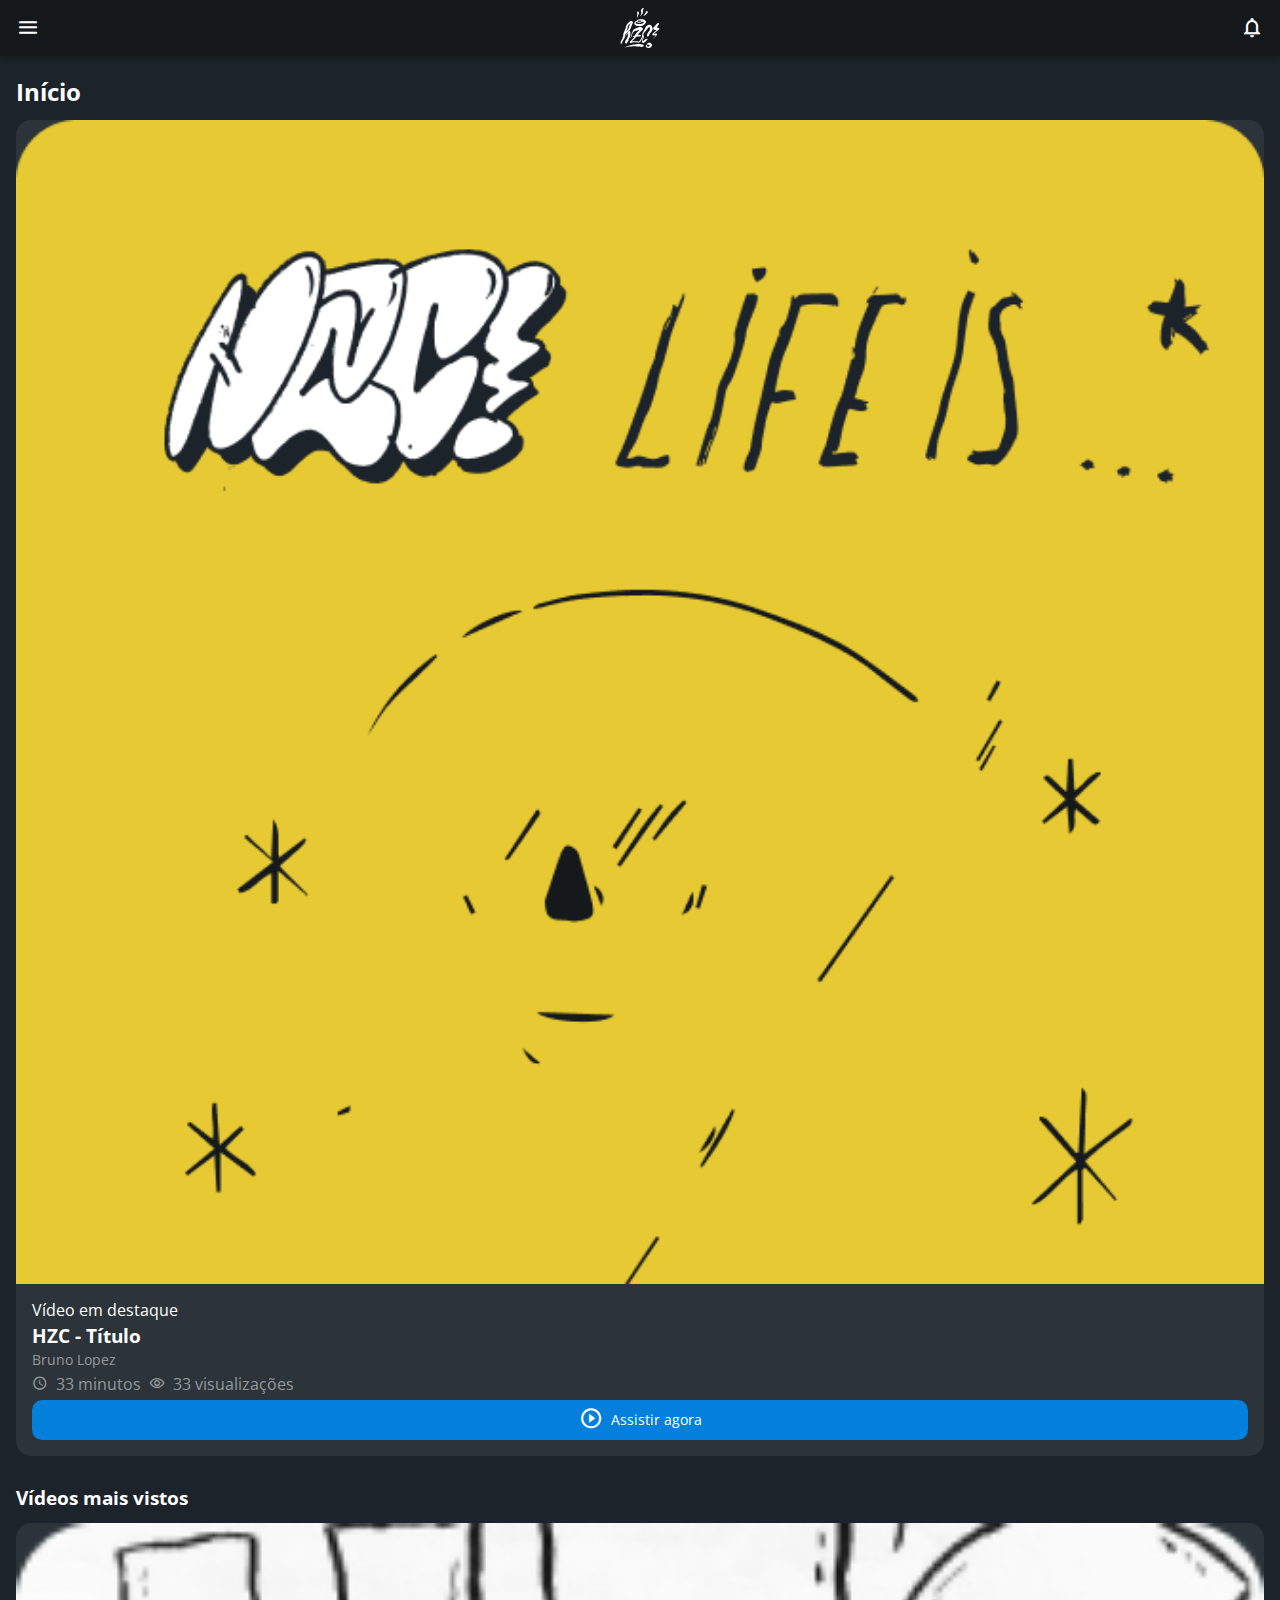
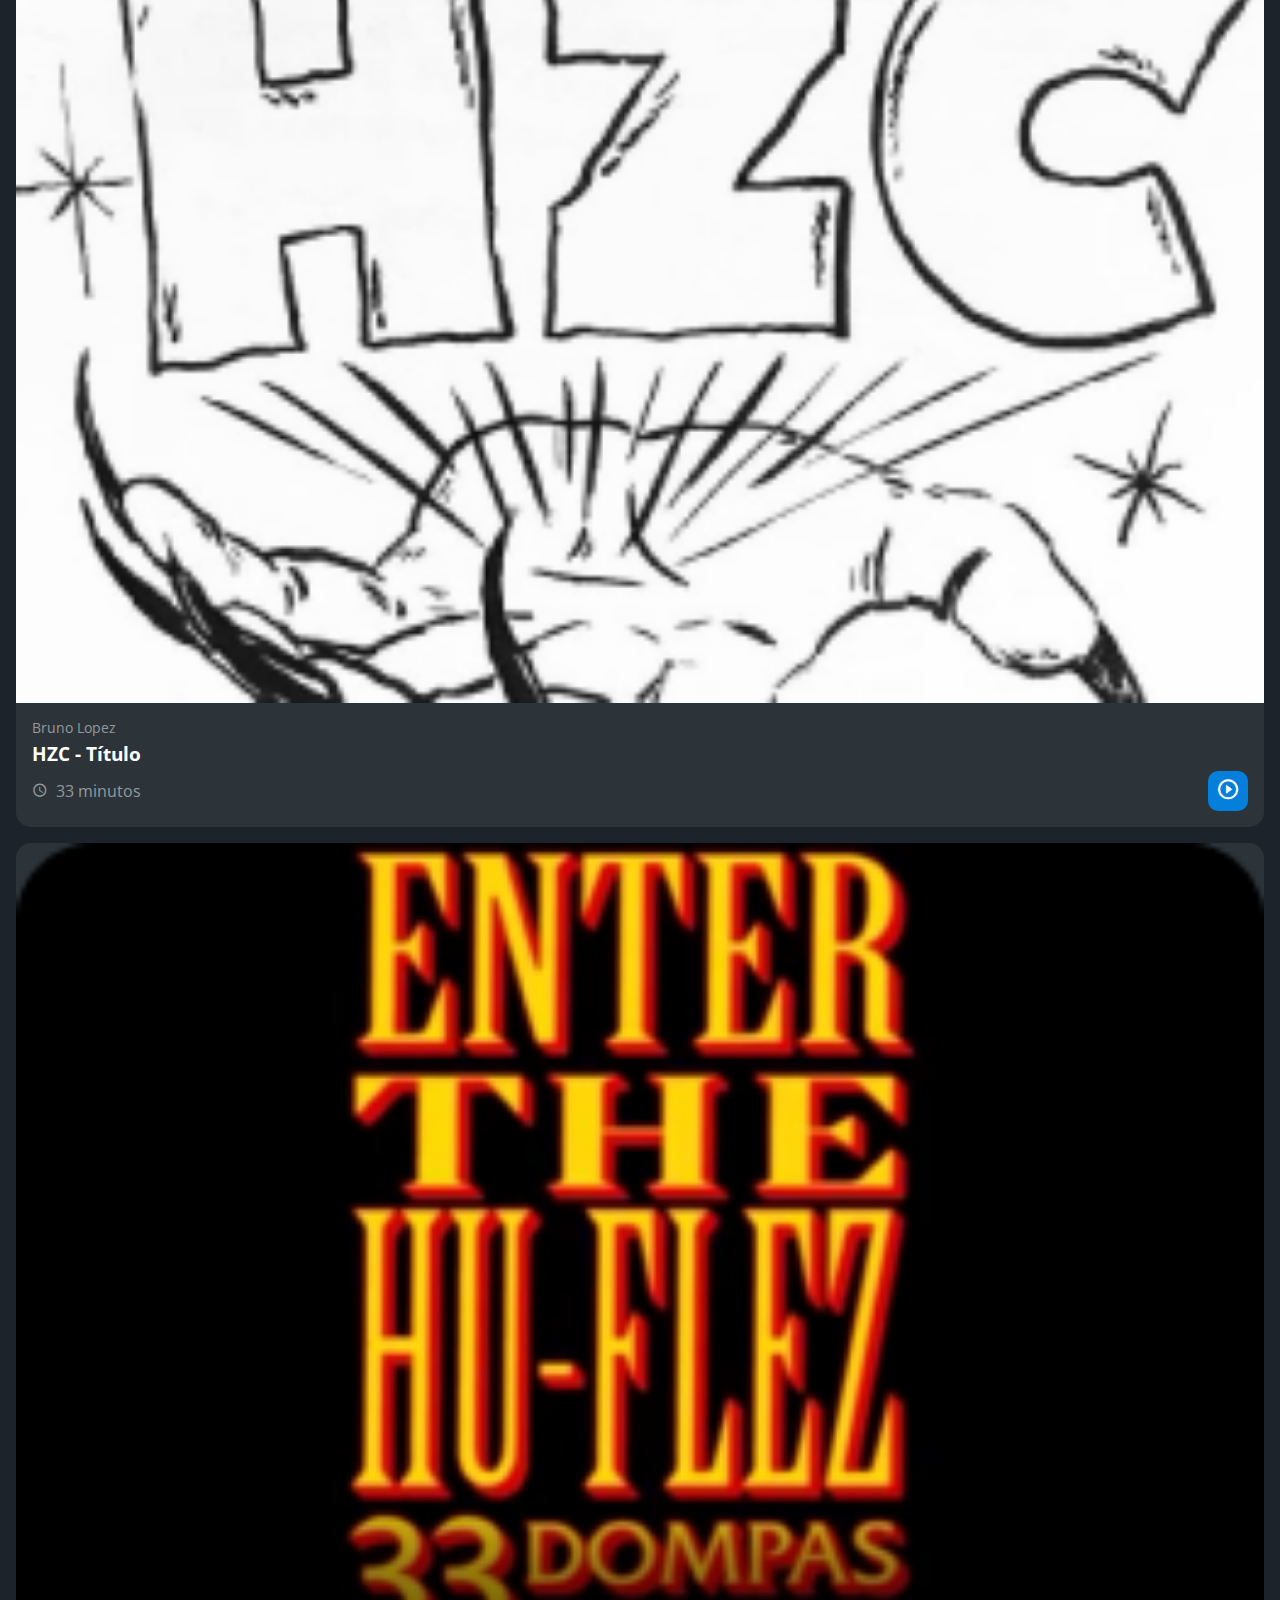
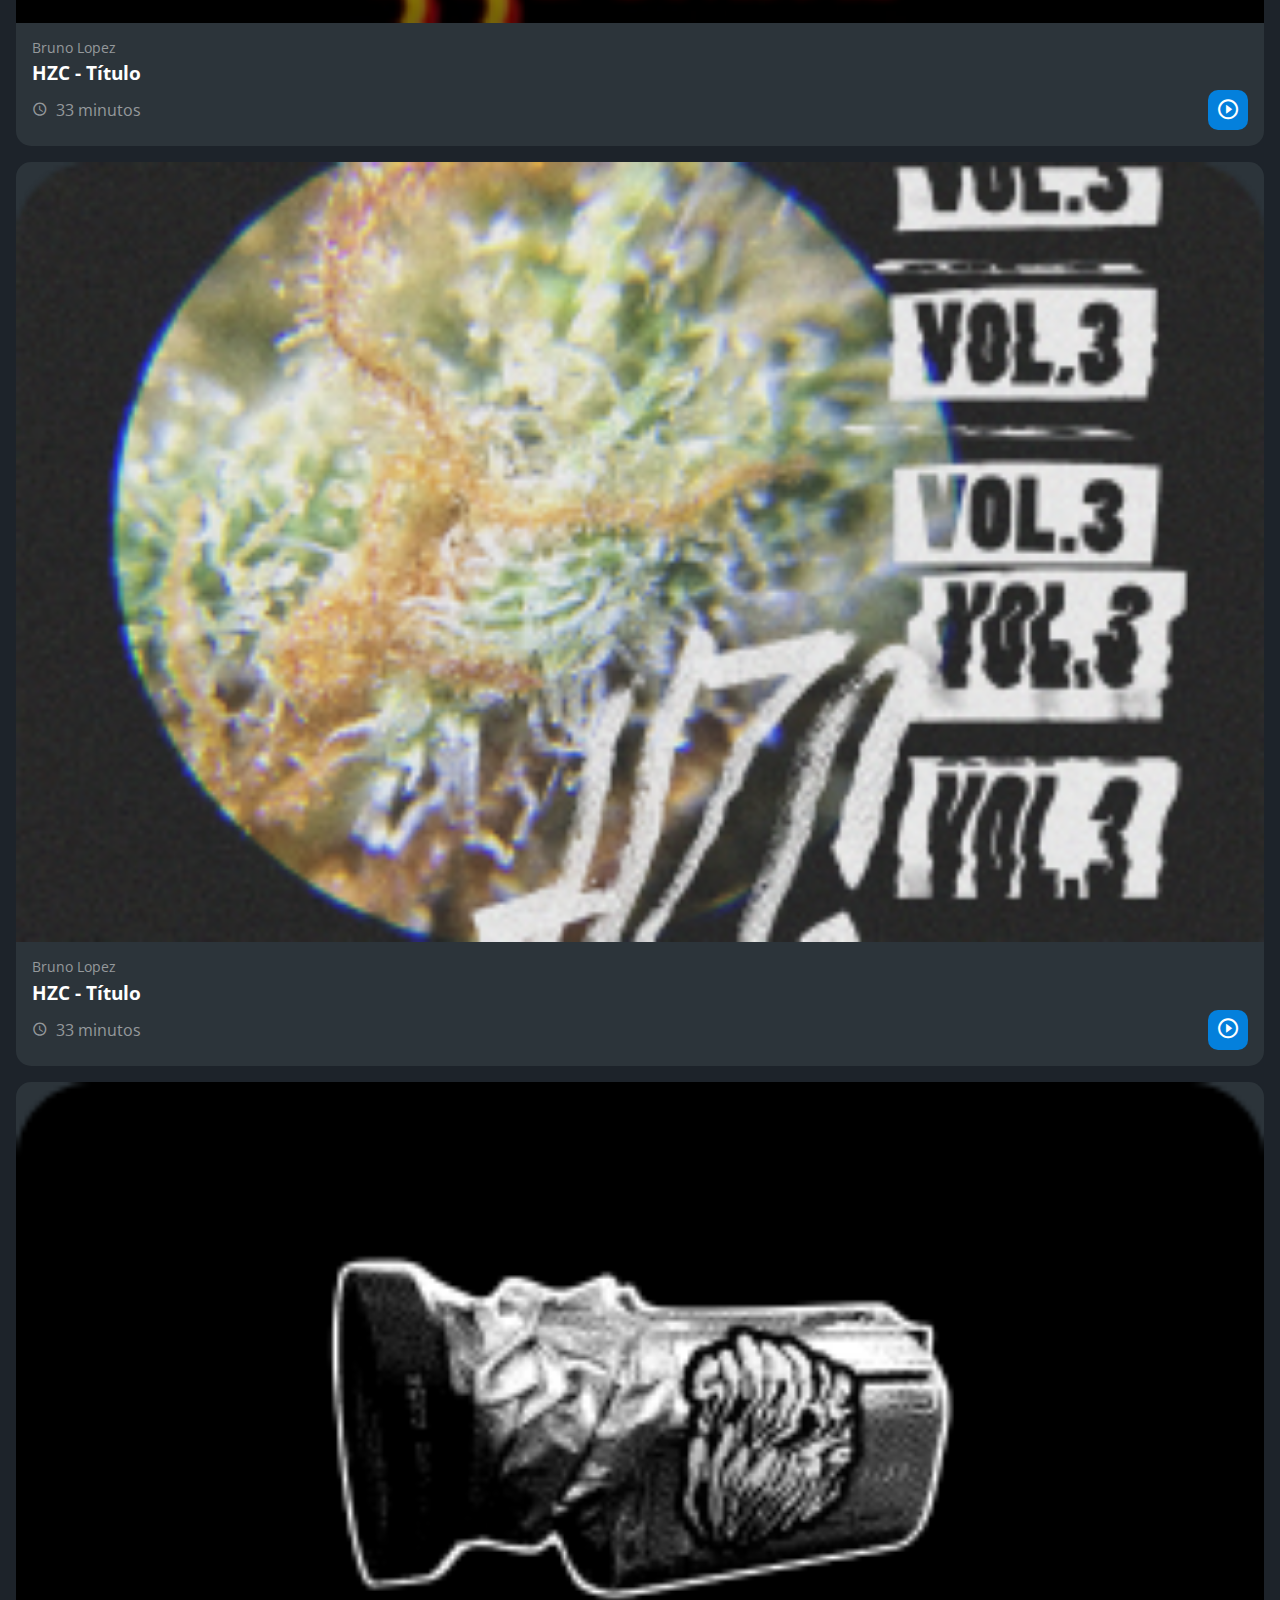
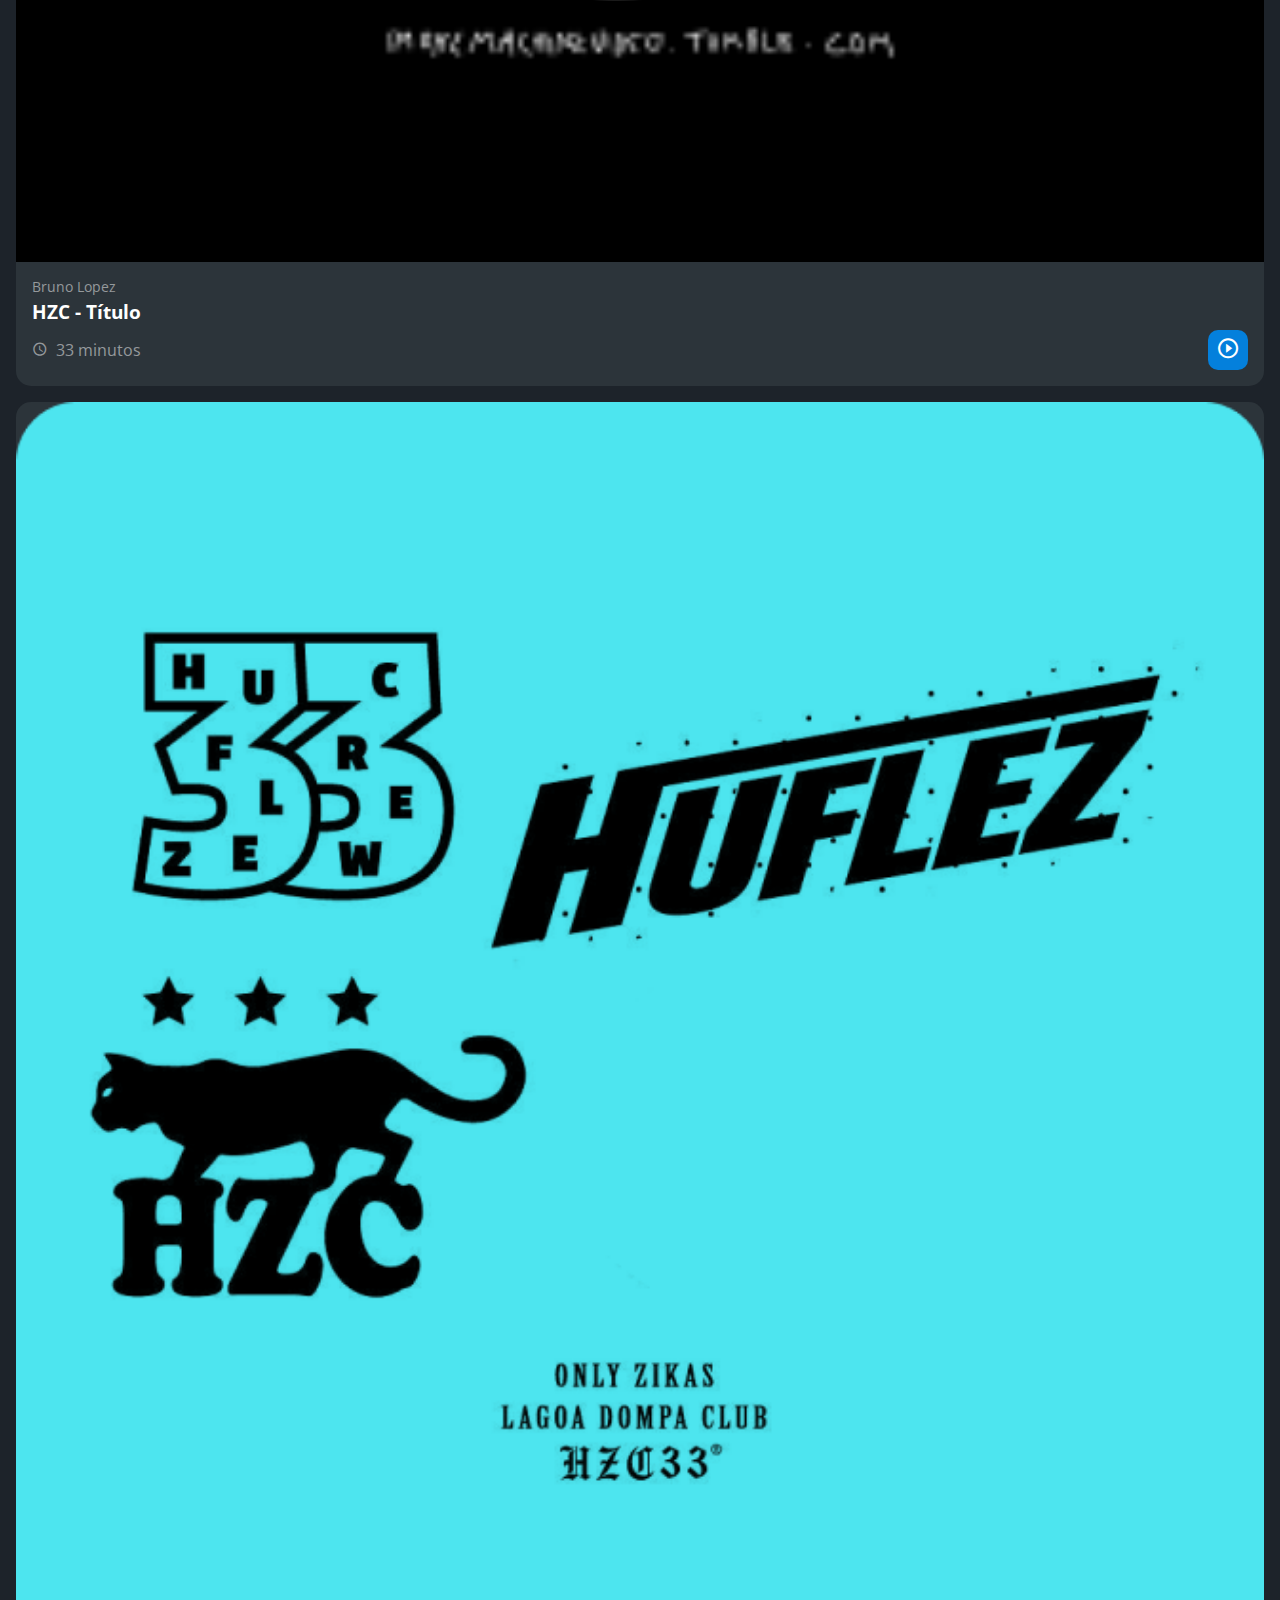
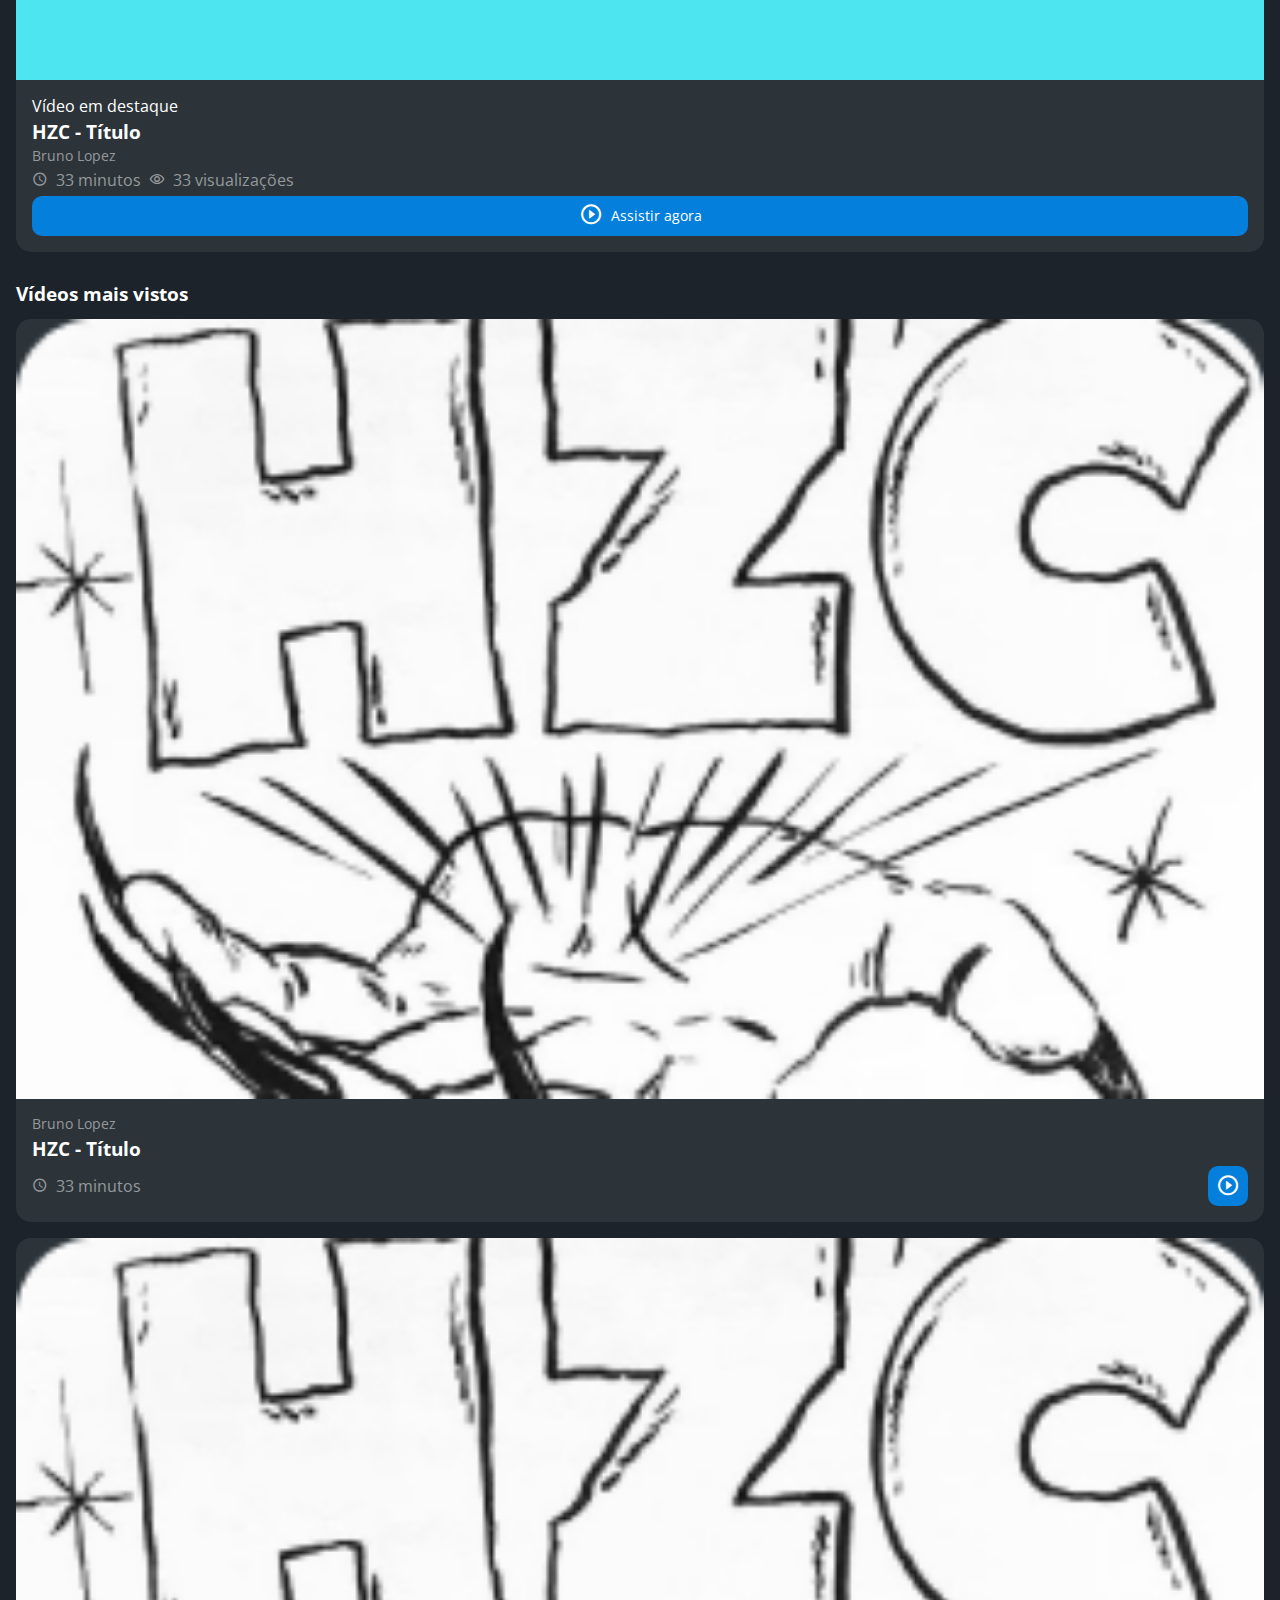
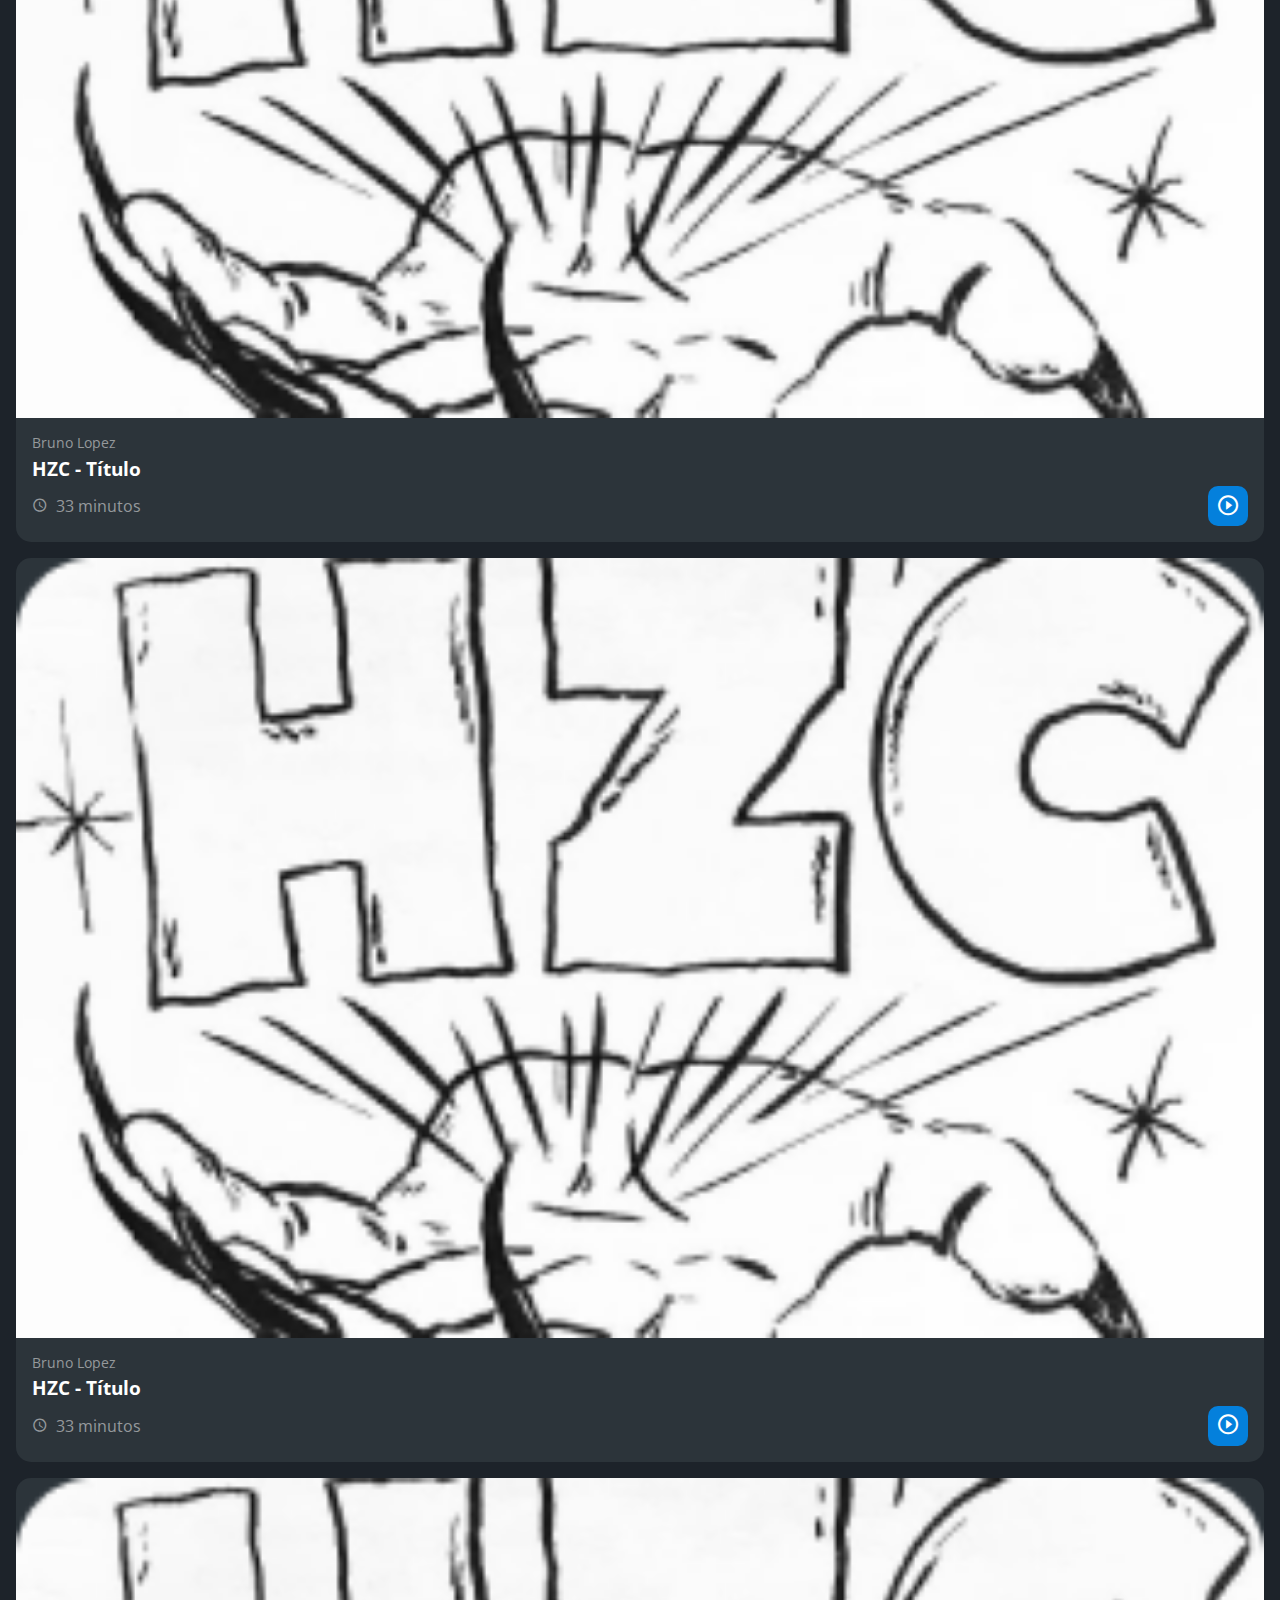
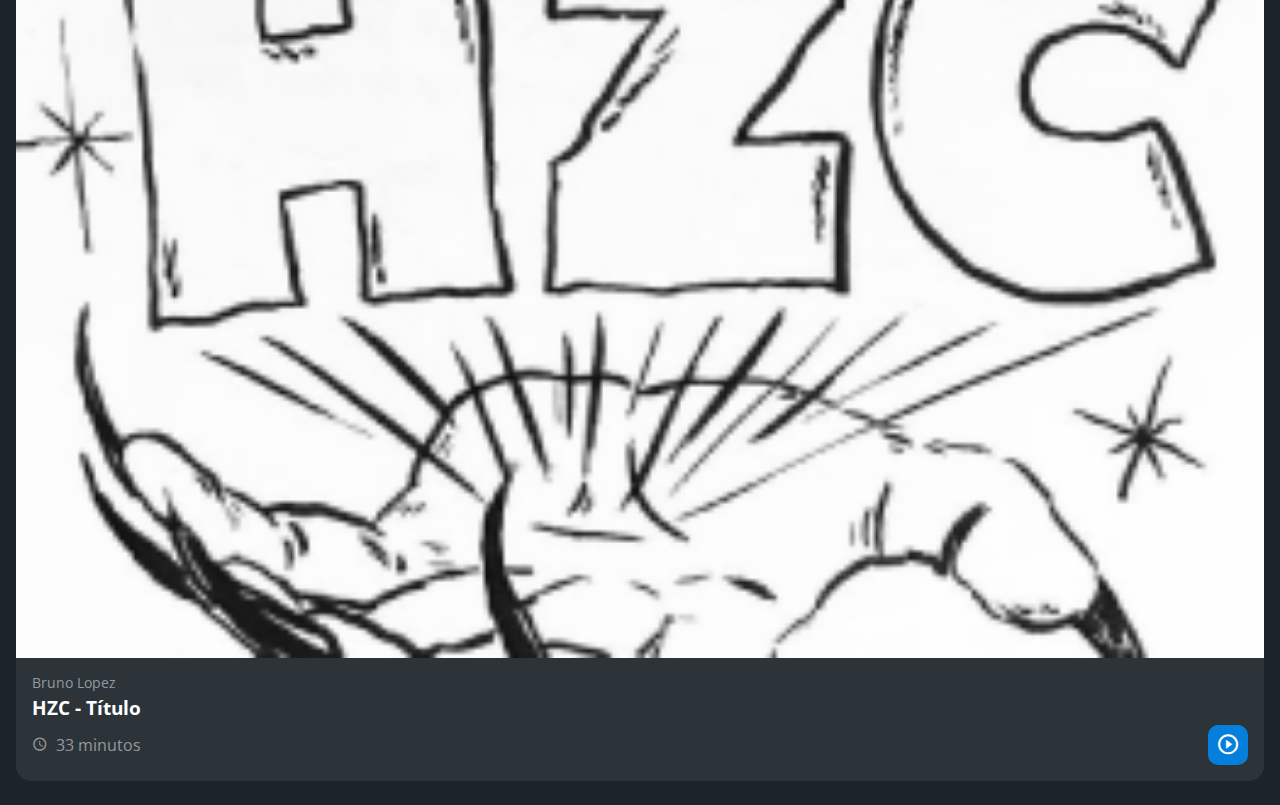
<file: index.html>
<!DOCTYPE html>
<html lang="pt-br">
<head>
    <meta charset="UTF-8">
    <meta http-equiv="X-UA-Compatible" content="IE=edge">
    <meta name="viewport" content="width=device-width, initial-scale=1.0">
    <title>HZC | Home</title>
    <link rel="preconnect" href="https://fonts.googleapis.com">
    <link rel="preconnect" href="https://fonts.gstatic.com" crossorigin>
    <link rel="stylesheet" href="https://fonts.googleapis.com/css2?family=Open+Sans:wght@400;600;700&display=swap">
    <link rel="stylesheet" href="assets/css/reset.css">
    <link rel="stylesheet" href="assets/css/estilos.css">
</head>
<body>
    <header class="cabecalho">
        <button class="cabecalho__menu" aria-label="Menu"><i></i></button>
        <img src="assets/img/logo.svg" alt="Logotipo da HZC" class="cabecalho__logo">
        <p class="cabecalho__perfil">Bruno Lopez</p>
        <button class="cabecalho__notificacao" aria-label="Notificação"><i></i></button>
    </header>
    <nav class="menu-lateral">
        <img src="assets/img/logo.svg" alt="Logotipo da HZC" class="menu-lateral__logo">
        <a href="#" class="menu-lateral__link menu-lateral__link--inicio menu-lateral__link--ativo">Início</a>
        <a href="#" class="menu-lateral__link menu-lateral__link--videos">Vídeos</a>
        <a href="#" class="menu-lateral__link menu-lateral__link--picos">Picos</a>
        <a href="#" class="menu-lateral__link menu-lateral__link--integrantes">Integrantes</a>
        <a href="#" class="menu-lateral__link menu-lateral__link--camisas">Camisas</a>
        <a href="#" class="menu-lateral__link menu-lateral__link--pinturas">Pinturas</a>
    </nav>
    <main class="principal">
        <h2 class="titulo-pagina">Início</h2>
        <article class="cartao cartao--destaque destaque-video">
            <img src="assets/img/banner-mobile_1.png" alt="Banner do cartao" class="cartao__imagem cartao__imagem--mobile">
            <img src="assets/img/banner_1.png" alt="Banner do cartao" class="cartao__imagem cartao__imagem--desktop">
            <div class="cartao__conteudo">
                <p class="cartao__destaque">Vídeo em destaque</p>
                <h3 class="cartao__titulo">HZC - Título</h3>
                <p class="cartao__perfil">Bruno Lopez</p>
                <p class="cartao__info cartao__info--tempo">33 minutos</p>
                <p class="cartao__info cartao__info--visualizacao">33 visualizações</p>
                <button class="cartao__botao cartao__botao--play cartao__botao--destaque">Assistir agora</button>
            </div>
        </article>
        <article class="cartao cartao--recentes videos-recentes">
            <h3 class="cartao__titulo">Vídeos recentes</h3>
            <a href="#" class="cartao__link">Ver todos</a>
            <ul class="cartao__lista">
                <li class="cartao__item">
                    <img src="assets/img/miniatura_1.png" alt="Thumbnail" class="cartao__item-thumbnail">
                    <h4 class="cartao__item-titulo">HZC - Love machine</h4>
                    <p class="cartao__item-perfil">Bruno Lopez</p>
                </li>
                <li class="cartao__item">
                    <img src="assets/img/miniatura_2.png" alt="Thumbnail" class="cartao__item-thumbnail">
                    <h4 class="cartao__item-titulo">HZC - Love machine</h4>
                    <p class="cartao__item-perfil">Bruno Lopez</p>
                </li>
                <li class="cartao__item">
                    <img src="assets/img/miniatura_3.png" alt="Thumbnail" class="cartao__item-thumbnail">
                    <h4 class="cartao__item-titulo">HZC - Love machine</h4>
                    <p class="cartao__item-perfil">Bruno Lopez</p>
                </li>
                <li class="cartao__item">
                    <img src="assets/img/miniatura_4.png" alt="Thumbnail" class="cartao__item-thumbnail">
                    <h4 class="cartao__item-titulo">HZC - Love machine</h4>
                    <p class="cartao__item-perfil">Bruno Lopez</p>
                </li>
                <li class="cartao__item">
                    <img src="assets/img/miniatura_5.png" alt="Thumbnail" class="cartao__item-thumbnail">
                    <h4 class="cartao__item-titulo">HZC - Love machine</h4>
                    <p class="cartao__item-perfil">Bruno Lopez</p>
                </li>
            </ul>
        </article>
        <section class="secao secao-videos">
            <h3 class="titulo-secao">Vídeos mais vistos</h3>
            <article class="cartao">
                <img src="assets/img/video_1.png" alt="Vídeo" class="cartao__imagem">
                <div class="cartao__conteudo">
                    <p class="cartao__perfil">Bruno Lopez</p>
                    <h3 class="cartao__titulo">HZC - Título</h3>
                    <p class="cartao__info cartao__info--tempo">33 minutos</p>
                    <button class="cartao__botao cartao__botao--play" aria-label="Assistir agora"></button>
                </div>
            </article>
            <article class="cartao">
                <img src="assets/img/video_2.png" alt="Vídeo" class="cartao__imagem">
                <div class="cartao__conteudo">
                    <p class="cartao__perfil">Bruno Lopez</p>
                    <h3 class="cartao__titulo">HZC - Título</h3>
                    <p class="cartao__info cartao__info--tempo">33 minutos</p>
                    <button class="cartao__botao cartao__botao--play" aria-label="Assistir agora"></button>
                </div>
            </article>
            <article class="cartao">
                <img src="assets/img/video_3.png" alt="Vídeo" class="cartao__imagem">
                <div class="cartao__conteudo">
                    <p class="cartao__perfil">Bruno Lopez</p>
                    <h3 class="cartao__titulo">HZC - Título</h3>
                    <p class="cartao__info cartao__info--tempo">33 minutos</p>
                    <button class="cartao__botao cartao__botao--play" aria-label="Assistir agora"></button>
                </div>
            </article>
            <article class="cartao">
                <img src="assets/img/video_4.png" alt="Vídeo" class="cartao__imagem">
                <div class="cartao__conteudo">
                    <p class="cartao__perfil">Bruno Lopez</p>
                    <h3 class="cartao__titulo">HZC - Título</h3>
                    <p class="cartao__info cartao__info--tempo">33 minutos</p>
                    <button class="cartao__botao cartao__botao--play" aria-label="Assistir agora"></button>
                </div>
            </article>
        </section>
        <article class="cartao cartao--recentes produtos-recentes">
            <h3 class="cartao__titulo">Vídeos recentes</h3>
            <a href="#" class="cartao__link">Ver todos</a>
            <ul class="cartao__lista">
                <li class="cartao__item">
                    <img src="assets/img/miniatura_1.png" alt="Thumbnail" class="cartao__item-thumbnail">
                    <h4 class="cartao__item-titulo">HZC - Love machine</h4>
                    <p class="cartao__item-perfil">Bruno Lopez</p>
                </li>
                <li class="cartao__item">
                    <img src="assets/img/miniatura_1.png" alt="Thumbnail" class="cartao__item-thumbnail">
                    <h4 class="cartao__item-titulo">HZC - Love machine</h4>
                    <p class="cartao__item-perfil">Bruno Lopez</p>
                </li>
                <li class="cartao__item">
                    <img src="assets/img/miniatura_1.png" alt="Thumbnail" class="cartao__item-thumbnail">
                    <h4 class="cartao__item-titulo">HZC - Love machine</h4>
                    <p class="cartao__item-perfil">Bruno Lopez</p>
                </li>
                <li class="cartao__item">
                    <img src="assets/img/miniatura_1.png" alt="Thumbnail" class="cartao__item-thumbnail">
                    <h4 class="cartao__item-titulo">HZC - Love machine</h4>
                    <p class="cartao__item-perfil">Bruno Lopez</p>
                </li>
                <li class="cartao__item">
                    <img src="assets/img/miniatura_1.png" alt="Thumbnail" class="cartao__item-thumbnail">
                    <h4 class="cartao__item-titulo">HZC - Love machine</h4>
                    <p class="cartao__item-perfil">Bruno Lopez</p>
                </li>
            </ul>
        </article>
        <article class="cartao cartao--destaque destaque-produtos">
            <img src="assets/img/banner-mobile_2.png" alt="Banner do cartao" class="cartao__imagem cartao__imagem--mobile">
            <img src="assets/img/banner_2.png" alt="Banner do cartao" class="cartao__imagem cartao__imagem--desktop">
            <div class="cartao__conteudo">
                <p class="cartao__destaque">Vídeo em destaque</p>
                <h3 class="cartao__titulo">HZC - Título</h3>
                <p class="cartao__perfil">Bruno Lopez</p>
                <p class="cartao__info cartao__info--tempo">33 minutos</p>
                <p class="cartao__info cartao__info--visualizacao">33 visualizações</p>
                <button class="cartao__botao cartao__botao--play cartao__botao--destaque">Assistir agora</button>
            </div>
        </article>
        <section class="secao secao-produtos">
            <h3 class="titulo-secao">Vídeos mais vistos</h3>
            <article class="cartao">
                <img src="assets/img/video_1.png" alt="Vídeo" class="cartao__imagem">
                <div class="cartao__conteudo">
                    <p class="cartao__perfil">Bruno Lopez</p>
                    <h3 class="cartao__titulo">HZC - Título</h3>
                    <p class="cartao__info cartao__info--tempo">33 minutos</p>
                    <button class="cartao__botao cartao__botao--play" aria-label="Assistir agora"></button>
                </div>
            </article>
            <article class="cartao">
                <img src="assets/img/video_1.png" alt="Vídeo" class="cartao__imagem">
                <div class="cartao__conteudo">
                    <p class="cartao__perfil">Bruno Lopez</p>
                    <h3 class="cartao__titulo">HZC - Título</h3>
                    <p class="cartao__info cartao__info--tempo">33 minutos</p>
                    <button class="cartao__botao cartao__botao--play" aria-label="Assistir agora"></button>
                </div>
            </article>
            <article class="cartao">
                <img src="assets/img/video_1.png" alt="Vídeo" class="cartao__imagem">
                <div class="cartao__conteudo">
                    <p class="cartao__perfil">Bruno Lopez</p>
                    <h3 class="cartao__titulo">HZC - Título</h3>
                    <p class="cartao__info cartao__info--tempo">33 minutos</p>
                    <button class="cartao__botao cartao__botao--play" aria-label="Assistir agora"></button>
                </div>
            </article>
            <article class="cartao">
                <img src="assets/img/video_1.png" alt="Vídeo" class="cartao__imagem">
                <div class="cartao__conteudo">
                    <p class="cartao__perfil">Bruno Lopez</p>
                    <h3 class="cartao__titulo">HZC - Título</h3>
                    <p class="cartao__info cartao__info--tempo">33 minutos</p>
                    <button class="cartao__botao cartao__botao--play" aria-label="Assistir agora"></button>
                </div>
            </article>
        </section>
    </main>
    <script src="index.js"></script>
</body>
</html>
</file>
<file: assets/css/estilos.css>
@font-face {
  font-family: "icones";
  src: url(../font/icones.ttf);
}

body {
  background-color: #1d232a;
  font-family: "Open Sans", "icones", sans-serif;
  color: #ffffff;
}

@media screen and (min-width: 1440px) {
  body {
    display: grid;
    grid-template-columns: auto 1fr;
  }
}

.cabecalho {
  display: flex;
  justify-content: space-between;
  align-items: center;
  background-color: #15191c;
  padding: 8px 16px;
  box-shadow: 0px 4px 4px rgba(0, 0, 0, 0.16);
}

.cabecalho__menu i::before {
  content: "\e904";
  font-size: 24px;
}

.cabecalho__notificacao i::before {
  content: "\e906";
  font-size: 24px;
}

.cabecalho__logo {
  width: 40px;
}

.cabecalho__perfil {
  display: none;
}

@media screen and (min-width: 1440px) {
  .cabecalho {
    background-color: #1d232a;
    display: grid;
    column-gap: 32px;
    grid-template-columns: 1fr auto;
    padding: 16px 60px;
    height: 80px;
    box-sizing: border-box;
    grid-column: 2;
  }

  .cabecalho__menu {
    display: none;
  }

  .cabecalho__logo {
    display: none;
  }

  .cabecalho__perfil {
    display: grid;
    grid-template-columns: repeat(3, auto);
    column-gap: 8px;
    align-items: center;
    justify-self: flex-end;
    color: #95999c;
    padding: 8px 32px;
    border-right: 1px solid #95999c;
  }

  .cabecalho__perfil::before {
    content: "";
    display: block;
    width: 32px;
    height: 32px;
    background-image: url(../img/profile_2.png);
    background-size: contain;
    background-repeat: no-repeat;
    background-position: center;
  }

  .cabecalho__perfil::after {
    content: "\e90d";
    color: #ffffff;
    font-size: 1.5rem;
  }
}

.menu-lateral {
  display: flex;
  flex-direction: column;
  background-color: #15191c;
  width: 75vw;
  height: 100vh;

  position: absolute;
  left: -100vw;
  transition: 0.25s;
}

.menu-lateral--ativo {
  left: 0;
  transition: 0.25s;
}

.menu-lateral__logo {
  width: 118px;
  align-self: center;
  padding: 16px;
}

.menu-lateral__link {
  height: 64px;
  color: #95999c;
  padding-left: 64px;
  display: flex;
  align-items: center;
}

.menu-lateral__link--ativo {
  color: #ffffff;
  padding-left: 56px;
  border-left: 8px solid #ffffff;
}

.menu-lateral__link::before {
  content: "\e900";
  width: 24px;
  height: 24px;
  font-size: 24px;
  position: absolute;
  left: 24px;
}

.menu-lateral__link--inicio::before {
  content: "\e902";
}

.menu-lateral__link--videos::before {
  content: "\e90e";
}

.menu-lateral__link--picos::before {
  content: "\e909";
}

.menu-lateral__link--integrantes::before {
  content: "\e903";
}

.menu-lateral__link--camisas::before {
  content: "\e900";
}

.menu-lateral__link--pinturas::before {
  content: "\e90a";
}

@media screen and (min-width: 1440px) {
  .menu-lateral {
    position: static;
    width: 200px;
    grid-column: 1;
    grid-row: 1 / span 2;
  }
}

.principal {
  padding: 24px 16px;
  display: grid;
  gap: 16px;
}

.titulo-pagina {
  font-size: 1.5rem;
  font-weight: 700;
}

.titulo-secao {
  font-size: 1.2rem;
  font-weight: 700;
}

@media screen and (min-width: 1440px) {
  .principal {
    display: grid;
    grid-template-columns: auto 1fr auto;
    grid-template-areas:
      "titulo-pagina titulo-pagina titulo-pagina"
      "destaque-video destaque-video videos-recentes"
      "secao-videos secao-videos secao-videos"
      "produtos-recentes destaque-produtos destaque-produtos"
      "secao-produtos secao-produtos secao-produtos";
    column-gap: 32px;
    padding: 16px 60px;
    grid-column: 2;
  }

  .titulo-secao {
    grid-column: span 4;
  }
}

.cartao {
  width: 100%;
  border-radius: 15px;
  overflow: hidden;
  background-color: #2c343a;
}

.cartao__imagem--desktop {
  display: none;
}

.cartao--destaque {
  margin-bottom: 16px;
}

.cartao__conteudo {
  padding: 16px;
  display: grid;
  grid-template-columns: auto 1fr;
  gap: 8px;
}

.cartao__destaque {
  grid-column: span 2;
}

.cartao__titulo {
  font-size: 1.2rem;
  font-weight: 700;
  grid-column: span 2;
}

.cartao__perfil {
  color: #95999c;
  font-size: 0.9rem;
  grid-column: span 2;
}

.cartao__info {
  display: flex;
  align-items: center;
  color: #95999c;
}

.cartao__info--tempo::before {
  content: "\e90c";
  margin-right: 8px;
}

.cartao__info--visualizacao::before {
  content: "\e90f";
  margin-right: 8px;
}

.cartao__botao {
  display: flex;
  justify-content: center;
  align-items: center;
  background-color: #0480dc;
  width: 40px;
  height: 40px;
  border-radius: 10px;
  font-size: 0.9rem;
  justify-self: flex-end;
}

.cartao__botao--play::before {
  content: "\e90b";
  font-size: 24px;
}

.cartao__botao--destaque {
  width: 100%;
  grid-column: span 2;
}

.cartao__botao--destaque::before {
  margin-right: 8px;
}

.cartao--recentes {
  display: none;
}

@media screen and (min-width: 1440px) {
  .cartao--destaque {
    margin-bottom: 0;
  }

  .cartao__imagem--mobile {
    display: none;
  }

  .cartao__imagem--desktop {
    display: block;
  }

  .cartao__botao--destaque {
    grid-column: auto;
    padding: 16px 8px;
  }

  .cartao--recentes {
    display: grid;
    grid-template-columns: auto auto;
    align-items: center;
    row-gap: 24px;
    width: 256px;
    padding: 16px;
    box-sizing: border-box;
    align-self: flex-start;
  }

  .cartao--recentes .cartao__titulo {
    grid-column: auto;
  }

  .cartao__link {
    font-size: 0.8rem;
    font-weight: 600;
    color: #0480dc;
    justify-self: flex-end;
  }

  .cartao__lista {
    display: grid;
    row-gap: 16px;
    grid-column: span 2;
  }

  .cartao__item {
    display: grid;
    grid-template-columns: auto 1fr;
    gap: 8px;
  }

  .cartao__item-thumbnail {
    width: 32px;
    grid-row: span 2;
  }

  .cartao__item-titulo {
    font-size: 0.9rem;
    line-height: 1.2rem;
    font-weight: 700;
  }

  .cartao__item-perfil {
    font-size: 0.8rem;
    color: #95999c;
  }
}

.secao {
  display: grid;
  gap: 16px;
}

@media screen and (min-width: 1440px) {
  .secao {
    grid-template-columns: repeat(4, 1fr);
  }

  .destaque-video {
    grid-area: destaque-video;
  }

  .videos-recentes {
    grid-area: videos-recentes;
  }

  .secao-videos {
    grid-area: secao-videos;
  }

  .destaque-produtos {
    grid-area: destaque-produtos;
  }

  .produtos-recentes {
    grid-area: produtos-recentes;
  }

  .secao-produtos {
    grid-area: secao-produtos;
  }
}
</file>
